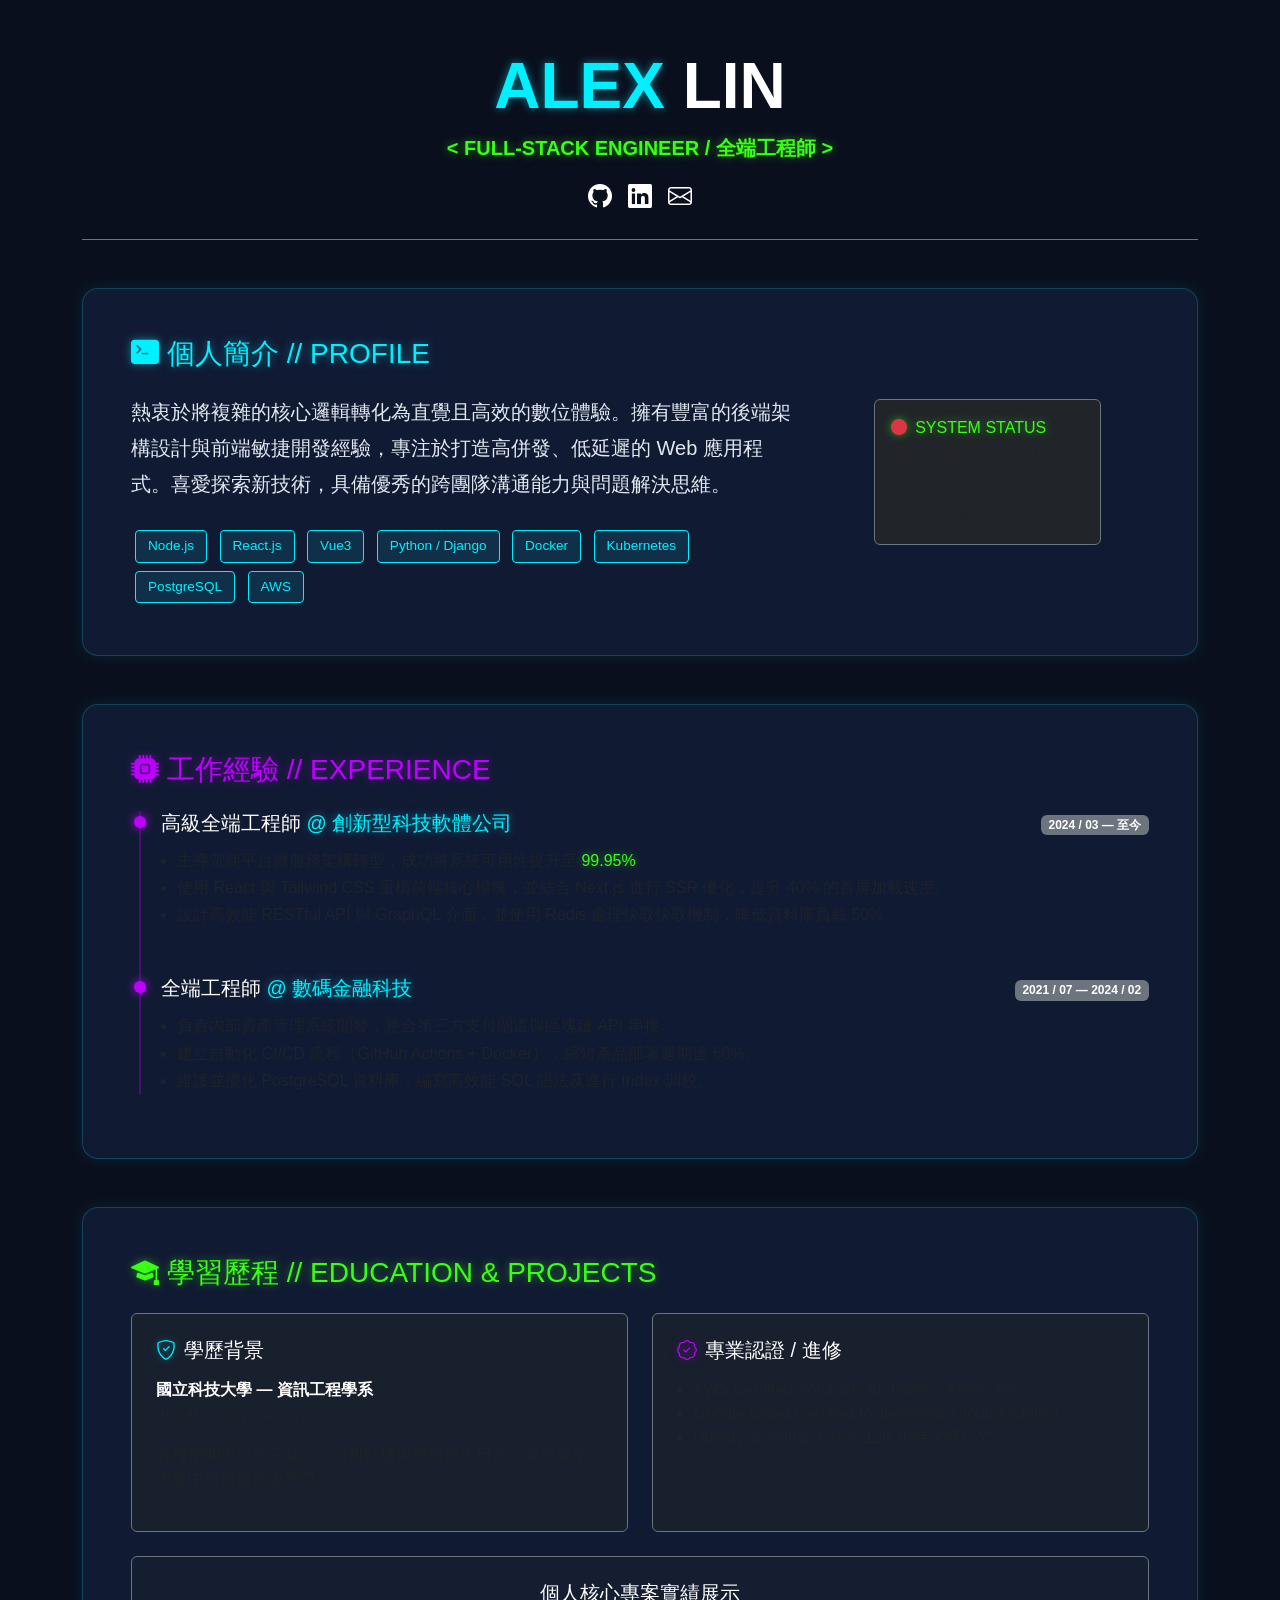
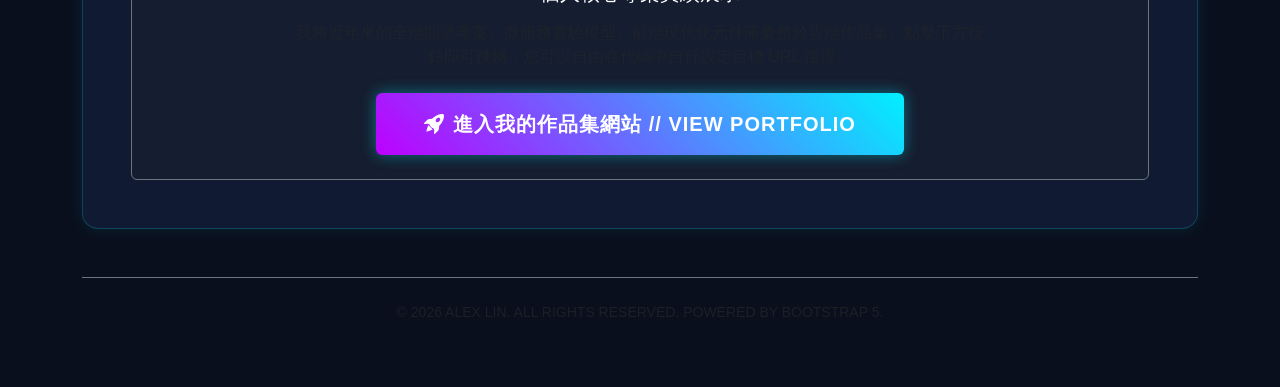
<file: index.html>
<!DOCTYPE html>
<html lang="zh-TW">
<head>
    <meta charset="UTF-8">
    <meta name="viewport" content="width=device-width, initial-scale=1.0">
    <title>全端工程師 | 個人履歷 Portfolio</title>
    <!-- 引入 Bootstrap 5 CSS -->
    <link href="https://cdn.jsdelivr.net/npm/bootstrap@5.3.2/dist/css/bootstrap.min.css" rel="stylesheet">
    <!-- 引入 Bootstrap Icons -->
    <link href="https://cdn.jsdelivr.net/npm/bootstrap-icons@1.11.1/font/bootstrap-icons.css" rel="stylesheet">
    <style>
        /* 前衛科技感核心配色與樣式 */
        :root {
            --dark-bg: #0a0f1d;
            --card-bg: #111a33;
            --neon-blue: #00f0ff;
            --neon-purple: #bd00ff;
            --neon-green: #39ff14;
            --text-muted: #8fa0dd;
        }

        body {
            background-color: var(--dark-bg);
            color: #ffffff;
            font-family: 'Segoe UI', Roboto, Helvetica, Arial, sans-serif;
            overflow-x: hidden;
        }

        /* 科技感螢光線條與陰影效果 */
        .neon-border {
            border: 1px solid rgba(0, 240, 255, 0.2);
            box-shadow: 0 0 15px rgba(0, 240, 255, 0.1);
            transition: all 0.3s ease;
        }

        .neon-border:hover {
            border-color: var(--neon-blue);
            box-shadow: 0 0 25px rgba(0, 240, 255, 0.3);
            transform: translateY(-5px);
        }

        .text-neon-blue { color: var(--neon-blue); text-shadow: 0 0 8px rgba(0, 240, 255, 0.5); }
        .text-neon-purple { color: var(--neon-purple); text-shadow: 0 0 8px rgba(189, 0, 255, 0.5); }
        .text-neon-green { color: var(--neon-green); text-shadow: 0 0 8px rgba(57, 255, 20, 0.5); }

        /* 按鈕自訂樣式 */
        .btn-cyber {
            background: linear-gradient(45deg, var(--neon-purple), var(--neon-blue));
            color: #fff;
            border: none;
            font-weight: 600;
            letter-spacing: 1px;
            padding: 10px 24px;
            position: relative;
            transition: all 0.3s ease;
            box-shadow: 0 0 15px rgba(0, 240, 255, 0.4);
        }

        .btn-cyber:hover {
            color: #fff;
            background: linear-gradient(45deg, var(--neon-blue), var(--neon-purple));
            box-shadow: 0 0 25px rgba(189, 0, 255, 0.8);
            transform: scale(1.05);
        }

        /* 技能標籤 */
        .tech-badge {
            background-color: rgba(0, 240, 255, 0.1);
            border: 1px solid var(--neon-blue);
            color: var(--neon-blue);
            padding: 5px 12px;
            border-radius: 4px;
            font-size: 0.85rem;
            margin: 4px;
            display: inline-block;
        }

        /* 時間軸線條 */
        .timeline-container {
            border-left: 2px solid rgba(189, 0, 255, 0.3);
            padding-left: 20px;
            position: relative;
        }

        .timeline-item::before {
            content: '';
            position: absolute;
            left: -27px;
            top: 5px;
            width: 12px;
            height: 12px;
            border-radius: 50%;
            background-color: var(--neon-purple);
            box-shadow: 0 0 10px var(--neon-purple);
        }
    </style>
</head>
<body>

    <div class="container py-5">
        <!-- HEADER / 頂部數位宣告 -->
        <header class="text-center mb-5 pb-4 border-bottom border-secondary">
            <h1 class="display-3 fw-bold tracking-in-expand">
                <span class="text-neon-blue">ALEX</span> LIN
            </h1>
            <p class="lead text-uppercase tracking-widest text-neon-green fw-semibold">
                &lt; Full-Stack Engineer / 全端工程師 &gt;
            </p>
            <div class="d-flex justify-content-center gap-3 fs-4 mt-3">
                <a href="#" class="text-white hover-neon"><i class="bi bi-github"></i></a>
                <a href="#" class="text-white hover-neon"><i class="bi bi-linkedin"></i></a>
                <a href="mailto:your_email@example.com" class="text-white hover-neon"><i class="bi bi-envelope"></i></a>
            </div>
        </header>

        <!-- SECTION 1: 個人簡介 -->
        <section class="mb-5">
            <div class="p-4 p-md-5 rounded-4 neon-border" style="background-color: var(--card-bg);">
                <div class="row align-items-center">
                    <div class="col-lg-8">
                        <h2 class="h3 mb-4 text-neon-blue"><i class="bi bi-terminal-fill me-2"></i>個人簡介 // PROFILE</h2>
                        <p class="lead" style="color: #e2e8f0; line-height: 1.8;">
                            熱衷於將複雜的核心邏輯轉化為直覺且高效的數位體驗。擁有豐富的後端架構設計與前端敏捷開發經驗，專注於打造高併發、低延遲的 Web 應用程式。喜愛探索新技術，具備優秀的跨團隊溝通能力與問題解決思維。
                        </p>
                        <div class="mt-4">
                            <span class="tech-badge">Node.js</span>
                            <span class="tech-badge">React.js</span>
                            <span class="tech-badge">Vue3</span>
                            <span class="tech-badge">Python / Django</span>
                            <span class="tech-badge">Docker</span>
                            <span class="tech-badge">Kubernetes</span>
                            <span class="tech-badge">PostgreSQL</span>
                            <span class="tech-badge">AWS</span>
                        </div>
                    </div>
                    <div class="col-lg-4 text-center mt-4 mt-lg-0">
                        <div class="p-3 border border-secondary rounded d-inline-block bg-dark">
                            <div class="fs-6 text-start text-neon-green mb-1"><i class="bi bi-circle-fill text-danger me-1"></i> SYSTEM STATUS</div>
                            <div class="text-start font-monospace text-muted small">
                                OS: Ubuntu 22.04 LTS<br>
                                STATUS: OPEN FOR OFFERS<br>
                                LOC: TAIPEI, TW<br>
                                PING: 12ms (STABLE)
                            </div>
                        </div>
                    </div>
                </div>
            </div>
        </section>

        <!-- SECTION 2: 工作經驗 -->
        <section class="mb-5">
            <div class="p-4 p-md-5 rounded-4 neon-border" style="background-color: var(--card-bg);">
                <h2 class="h3 mb-4 text-neon-purple"><i class="bi bi-cpu-fill me-2"></i>工作經驗 // EXPERIENCE</h2>
                
                <div class="timeline-container ms-2">
                    <!-- 職缺 1 -->
                    <div class="timeline-item position-relative mb-5">
                        <div class="d-flex flex-wrap justify-content-between align-items-center mb-2">
                            <h4 class="h5 text-white mb-1">高級全端工程師 <span class="text-neon-blue">@ 創新型科技軟體公司</span></h4>
                            <span class="badge bg-secondary">2024 / 03 — 至今</span>
                        </div>
                        <ul class="text-muted ps-3" style="line-height: 1.7;">
                            <li>主導電商平台微服務架構轉型，成功將系統可用性提升至 <span class="text-neon-green">99.95%</span>。</li>
                            <li>使用 React 與 Tailwind CSS 重構前端核心模塊，並結合 Next.js 進行 SSR 優化，提升 40% 的首屏加載速度。</li>
                            <li>設計高效能 RESTful API 與 GraphQL 介面，並使用 Redis 處理快取快取機制，降低資料庫負載 50%。</li>
                        </ul>
                    </div>

                    <!-- 職缺 2 -->
                    <div class="timeline-item position-relative mb-3">
                        <div class="d-flex flex-wrap justify-content-between align-items-center mb-2">
                            <h4 class="h5 text-white mb-1">全端工程師 <span class="text-neon-blue">@ 數碼金融科技</span></h4>
                            <span class="badge bg-secondary">2021 / 07 — 2024 / 02</span>
                        </div>
                        <ul class="text-muted ps-3" style="line-height: 1.7;">
                            <li>負責內部資產管理系統開發，整合第三方支付閘道與區塊鏈 API 串接。</li>
                            <li>建立自動化 CI/CD 流程（GitHub Actions + Docker），縮短產品部署週期達 60%。</li>
                            <li>維護並優化 PostgreSQL 資料庫，編寫高效能 SQL 語法及進行 Index 調校。</li>
                        </ul>
                    </div>
                </div>
            </div>
        </section>

        <!-- SECTION 3: 學習歷程與作品連結 -->
        <section class="mb-5">
            <div class="p-4 p-md-5 rounded-4 neon-border" style="background-color: var(--card-bg);">
                <h2 class="h3 mb-4 text-neon-green"><i class="bi bi-mortarboard-fill me-2"></i>學習歷程 // EDUCATION & PROJECTS</h2>
                
                <div class="row g-4">
                    <!-- 教育背景 -->
                    <div class="col-md-6">
                        <div class="p-4 rounded bg-dark bg-opacity-50 h-100 border border-secondary">
                            <h5 class="text-white mb-3"><i class="bi bi-shield-check text-neon-blue me-2"></i>學歷背景</h5>
                            <p class="mb-1 fw-bold text-white">國立科技大學 — 資訊工程學系</p>
                            <p class="text-muted small mb-3">學士學位 | 2017 — 2021</p>
                            <p class="text-muted">在校期間專注於演算法、資料結構與網頁技術研究，並於畢業專題中獲得最佳優等獎。</p>
                        </div>
                    </div>

                    <!-- 自我提升與認證 -->
                    <div class="col-md-6">
                        <div class="p-4 rounded bg-dark bg-opacity-50 h-100 border border-secondary">
                            <h5 class="text-white mb-3"><i class="bi bi-patch-check text-neon-purple me-2"></i>專業認證 / 進修</h5>
                            <ul class="text-muted ps-3 mb-0">
                                <li>AWS Certified Solutions Architect – Associate</li>
                                <li>Google Cloud Certified Professional Cloud Architect</li>
                                <li>Udemy 全端開發大師班 120 小時深度結業</li>
                            </ul>
                        </div>
                    </div>

                    <!-- 作品展示區（含按鈕跳轉） -->
                    <div class="col-12 mt-4">
                        <div class="p-4 rounded bg-dark bg-opacity-25 border border-secondary text-center">
                            <h5 class="text-white mb-3">個人核心專案實績展示</h5>
                            <p class="text-muted mx-auto" style="max-width: 700px;">
                                我將近年來的全端開源專案、微服務實驗模型、前端現代化元件庫彙整於雲端作品集。點擊下方按鈕即可跳轉，您可以自由在代碼中自行設定目標 URL 路徑。
                            </p>
                            <div class="mt-4">
                                <a href="https://github.com/yourusername" target="_blank" class="btn btn-cyber py-3 px-5 fs-5">
                                    <i class="bi bi-rocket-takeoff-fill me-2"></i>進入我的作品集網站 // VIEW PORTFOLIO
                                </a>
                            </div>
                        </div>
                    </div>

                </div>
            </div>
        </section>

        <footer class="text-center text-muted small mt-5 pt-4 border-top border-secondary">
            <p>© 2026 ALEX LIN. ALL RIGHTS RESERVED. POWERED BY BOOTSTRAP 5.</p>
        </footer>
    </div>

    <!-- 引入 Bootstrap 5 JS Bundle -->
    <script src="https://cdn.jsdelivr.net/npm/bootstrap@5.3.2/dist/js/bootstrap.bundle.min.js"></script>
</body>
</html>
</file>
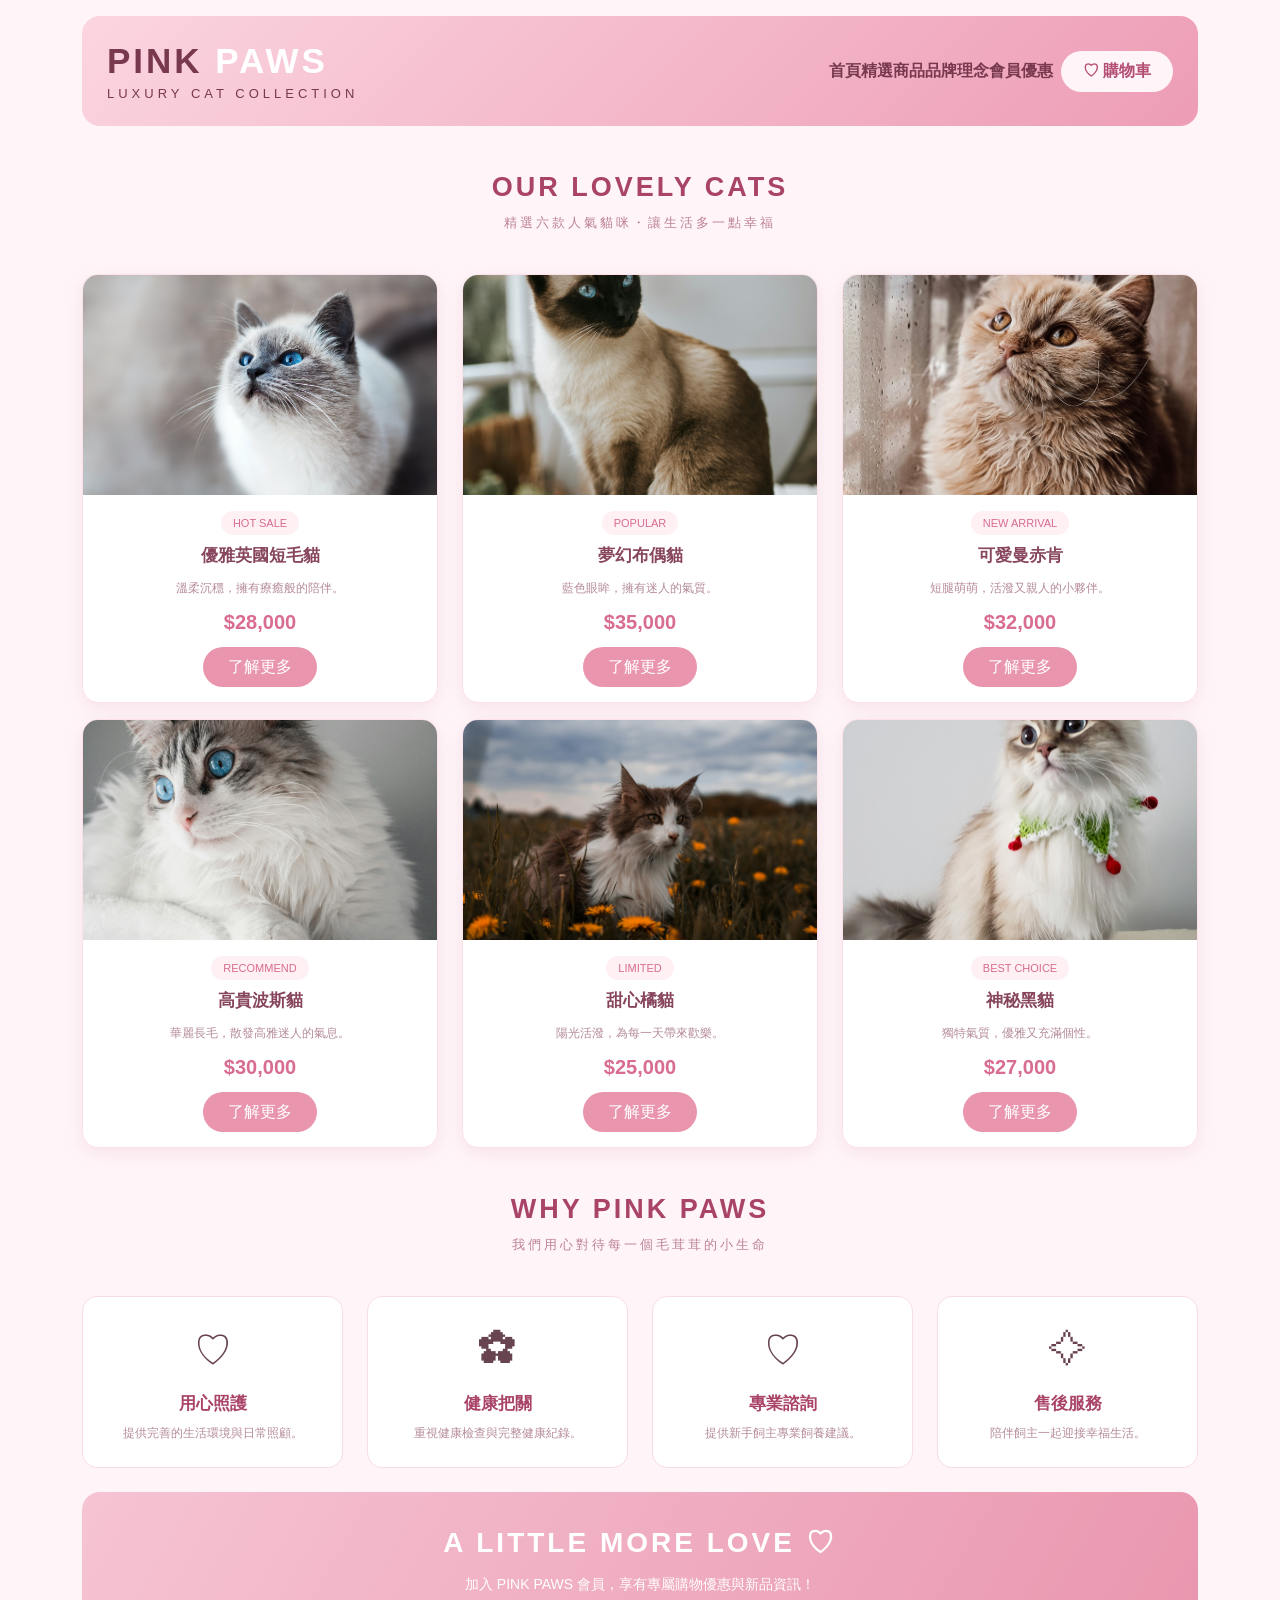
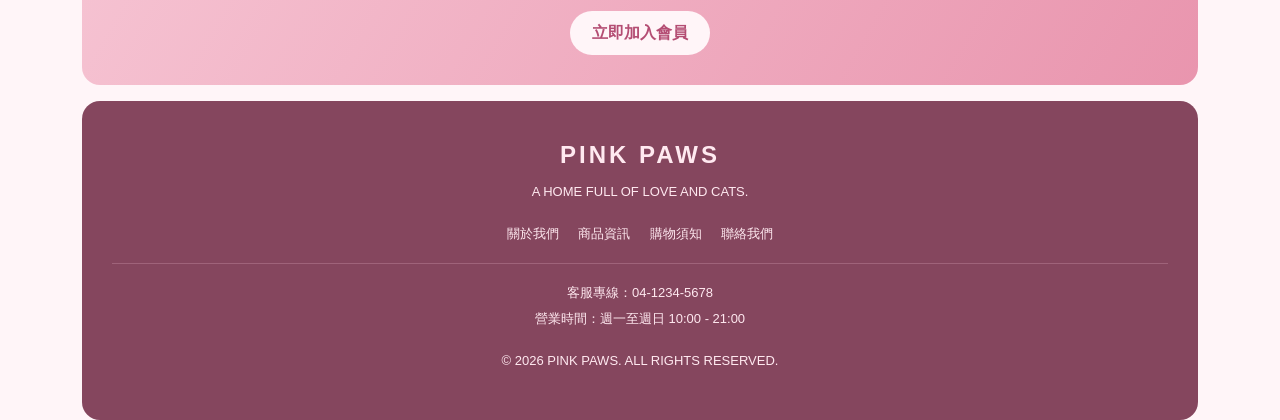
<file: 1030ch6_ai.html>
<!DOCTYPE html>
<html lang="zh-TW">

<head>
    <meta charset="UTF-8">
    <meta name="viewport" content="width=device-width, initial-scale=1.0">
    <title>PINK PAWS | 貓咪精品館</title>
    <link rel="stylesheet" href="css/bootstrap.min.css">

    <style>
        /* 全站基本設定 */
        body {
            background-color: #fff5f8;
            font-family: "Microsoft JhengHei", sans-serif;
            color: #684451;
        }

        :root {
            --pink01: #fff0f4;
            --pink02: #fbd5e0;
            --pink03: #ed9db5;
            --pink04: #d96c91;
            --pink05: #a94368;
            --gold: #c6a16b;
        }

        /* 主要區塊 */
        .box01 {
            height: 160px;
            font-size: 58px;
            font-weight: 900;
            text-align: center;
            line-height: 160px;
        }

        /* Header */
        .header {
            background: linear-gradient(135deg, #fbd5e0, #ed9db5);
            border-radius: 18px;
            padding: 25px;
            color: #78394f;
            height: auto;
            line-height: normal;
        }

        .logo {
            font-size: 35px;
            font-weight: 900;
            letter-spacing: 3px;
        }

        .logo span {
            color: white;
        }

        .slogan {
            font-size: 13px;
            letter-spacing: 4px;
            margin-top: 5px;
        }

        .nav-link {
            color: #78394f !important;
            font-weight: bold;
            transition: 0.3s;
        }

        .nav-link:hover {
            color: white !important;
        }

        .cart-btn {
            background-color: #fff5f8;
            color: #b44d73;
            border: none;
            border-radius: 30px;
            padding: 10px 22px;
            font-weight: bold;
        }

        /* 標題 */
        .section-title {
            text-align: center;
            margin: 45px 0 10px;
            color: #a94368;
            font-size: 27px;
            font-weight: 900;
            letter-spacing: 3px;
        }

        .section-subtitle {
            text-align: center;
            color: #bd8296;
            font-size: 13px;
            letter-spacing: 3px;
            margin-bottom: 25px;
        }

        /* 商品卡片 */
        .product-card {
            background-color: white;
            border-radius: 16px;
            overflow: hidden;
            box-shadow: 0 5px 18px rgba(169, 67, 104, 0.10);
            transition: 0.3s;
            height: 100%;
            border: 1px solid #fce1e9;
        }

        .product-card:hover {
            transform: translateY(-7px);
            box-shadow: 0 10px 25px rgba(169, 67, 104, 0.18);
        }

        .product-img {
            width: 100%;
            height: 220px;
            object-fit: cover;
        }

        .product-info {
            padding: 15px;
            text-align: center;
        }

        .product-name {
            font-size: 17px;
            font-weight: bold;
            color: #87465d;
        }

        .product-desc {
            color: #b58b9a;
            font-size: 12px;
            margin: 10px 0;
        }

        .price {
            color: #d96c91;
            font-size: 20px;
            font-weight: 900;
        }

        .buy-btn {
            background-color: #e995ae;
            color: white;
            border: none;
            border-radius: 25px;
            padding: 8px 25px;
            margin-top: 10px;
            transition: 0.3s;
        }

        .buy-btn:hover {
            background-color: #b44d73;
            color: white;
        }

        .tag {
            background-color: #fff0f4;
            color: #d96c91;
            border-radius: 20px;
            padding: 4px 12px;
            font-size: 11px;
            display: inline-block;
            margin-bottom: 8px;
        }

        /* 品牌特色 */
        .feature-card {
            background-color: #fff;
            border: 1px solid #f8dce5;
            border-radius: 15px;
            text-align: center;
            padding: 25px 10px;
            height: 100%;
            transition: 0.3s;
        }

        .feature-card:hover {
            background-color: #fff0f4;
        }

        .feature-icon {
            font-size: 38px;
            margin-bottom: 12px;
        }

        .feature-title {
            color: #a94368;
            font-size: 17px;
            font-weight: bold;
        }

        .feature-text {
            font-size: 12px;
            color: #b58b9a;
            margin-top: 8px;
        }

        /* 優惠區 */
        .sale-box {
            background: linear-gradient(120deg, #f6c4d3, #e995ae);
            color: white;
            border-radius: 18px;
            padding: 30px;
            text-align: center;
        }

        .sale-title {
            font-size: 28px;
            font-weight: 900;
            letter-spacing: 3px;
        }

        .sale-text {
            font-size: 14px;
            margin-top: 10px;
        }

        /* Footer */
        .footer {
            background-color: #85465e;
            color: #ffe9f0;
            padding: 30px;
            border-radius: 18px;
            text-align: center;
            font-size: 13px;
            line-height: 2;
        }

        .footer-title {
            font-size: 24px;
            font-weight: 900;
            letter-spacing: 3px;
        }

        .footer a {
            color: #ffe9f0;
            text-decoration: none;
            margin: 0 8px;
        }

        .footer a:hover {
            color: white;
        }

        /* 手機版調整 */
        @media (max-width: 576px) {
            .logo {
                font-size: 27px;
            }

            .product-img {
                height: 170px;
            }

            .section-title {
                font-size: 23px;
            }

            .header {
                padding: 18px;
            }
        }
    </style>
</head>

<body>

    <div class="container">

        <!-- Header 品牌導覽列 -->
        <div class="row">
            <div class="col-12 mt-3">
                <div class="header d-flex flex-wrap align-items-center justify-content-between">

                    <div>
                        <div class="logo">PINK <span>PAWS</span></div>
                        <div class="slogan">LUXURY CAT COLLECTION</div>
                    </div>

                    <nav class="navbar navbar-expand-lg p-0">
                        <div class="d-flex flex-wrap align-items-center justify-content-center">
                            <a class="nav-link" href="#">首頁</a>
                            <a class="nav-link" href="#products">精選商品</a>
                            <a class="nav-link" href="#about">品牌理念</a>
                            <a class="nav-link" href="#sale">會員優惠</a>
                            <button class="cart-btn ms-2">♡ 購物車</button>
                        </div>
                    </nav>

                </div>
            </div>
        </div>

        <!-- 商品區域 -->
        <div class="row" id="products">

            <div class="col-12">
                <h2 class="section-title">OUR LOVELY CATS</h2>
                <p class="section-subtitle">
                    精選六款人氣貓咪・讓生活多一點幸福
                </p>
            </div>

            <div class="col-sm-6 col-lg-4 col-xxl-2 mt-3">
                <div class="product-card">
                    <img src="img/cat01.jpg" class="product-img" alt="貓咪01">
                    <div class="product-info">
                        <span class="tag">HOT SALE</span>
                        <div class="product-name">優雅英國短毛貓</div>
                        <div class="product-desc">溫柔沉穩，擁有療癒般的陪伴。</div>
                        <div class="price">$28,000</div>
                        <button class="buy-btn">了解更多</button>
                    </div>
                </div>
            </div>

            <div class="col-sm-6 col-lg-4 col-xxl-2 mt-3">
                <div class="product-card">
                    <img src="img/cat02.jpg" class="product-img" alt="貓咪02">
                    <div class="product-info">
                        <span class="tag">POPULAR</span>
                        <div class="product-name">夢幻布偶貓</div>
                        <div class="product-desc">藍色眼眸，擁有迷人的氣質。</div>
                        <div class="price">$35,000</div>
                        <button class="buy-btn">了解更多</button>
                    </div>
                </div>
            </div>

            <div class="col-sm-6 col-lg-4 col-xxl-2 mt-3">
                <div class="product-card">
                    <img src="img/cat03.jpg" class="product-img" alt="貓咪03">
                    <div class="product-info">
                        <span class="tag">NEW ARRIVAL</span>
                        <div class="product-name">可愛曼赤肯</div>
                        <div class="product-desc">短腿萌萌，活潑又親人的小夥伴。</div>
                        <div class="price">$32,000</div>
                        <button class="buy-btn">了解更多</button>
                    </div>
                </div>
            </div>

            <div class="col-sm-6 col-lg-4 col-xxl-2 mt-3">
                <div class="product-card">
                    <img src="img/cat04.jpg" class="product-img" alt="貓咪04">
                    <div class="product-info">
                        <span class="tag">RECOMMEND</span>
                        <div class="product-name">高貴波斯貓</div>
                        <div class="product-desc">華麗長毛，散發高雅迷人的氣息。</div>
                        <div class="price">$30,000</div>
                        <button class="buy-btn">了解更多</button>
                    </div>
                </div>
            </div>

            <div class="col-sm-6 col-lg-4 col-xxl-2 mt-3">
                <div class="product-card">
                    <img src="img/cat05.jpg" class="product-img" alt="貓咪05">
                    <div class="product-info">
                        <span class="tag">LIMITED</span>
                        <div class="product-name">甜心橘貓</div>
                        <div class="product-desc">陽光活潑，為每一天帶來歡樂。</div>
                        <div class="price">$25,000</div>
                        <button class="buy-btn">了解更多</button>
                    </div>
                </div>
            </div>

            <div class="col-sm-6 col-lg-4 col-xxl-2 mt-3">
                <div class="product-card">
                    <img src="img/cat06.jpg" class="product-img" alt="貓咪06">
                    <div class="product-info">
                        <span class="tag">BEST CHOICE</span>
                        <div class="product-name">神秘黑貓</div>
                        <div class="product-desc">獨特氣質，優雅又充滿個性。</div>
                        <div class="price">$27,000</div>
                        <button class="buy-btn">了解更多</button>
                    </div>
                </div>
            </div>

        </div>

        <!-- 品牌特色區 -->
        <div class="row" id="about">

            <div class="col-12">
                <h2 class="section-title">WHY PINK PAWS</h2>
                <p class="section-subtitle">
                    我們用心對待每一個毛茸茸的小生命
                </p>
            </div>

            <div class="col-sm-6 col-lg-3 mt-3">
                <div class="feature-card">
                    <div class="feature-icon">♡</div>
                    <div class="feature-title">用心照護</div>
                    <div class="feature-text">
                        提供完善的生活環境與日常照顧。
                    </div>
                </div>
            </div>

            <div class="col-sm-6 col-lg-3 mt-3">
                <div class="feature-card">
                    <div class="feature-icon">✿</div>
                    <div class="feature-title">健康把關</div>
                    <div class="feature-text">
                        重視健康檢查與完整健康紀錄。
                    </div>
                </div>
            </div>

            <div class="col-sm-6 col-lg-3 mt-3">
                <div class="feature-card">
                    <div class="feature-icon">♡</div>
                    <div class="feature-title">專業諮詢</div>
                    <div class="feature-text">
                        提供新手飼主專業飼養建議。
                    </div>
                </div>
            </div>

            <div class="col-sm-6 col-lg-3 mt-3">
                <div class="feature-card">
                    <div class="feature-icon">✧</div>
                    <div class="feature-title">售後服務</div>
                    <div class="feature-text">
                        陪伴飼主一起迎接幸福生活。
                    </div>
                </div>
            </div>

        </div>

        <!-- 會員優惠區 -->
        <div class="row" id="sale">

            <div class="col-12 mt-4">
                <div class="sale-box">
                    <div class="sale-title">
                        A LITTLE MORE LOVE ♡
                    </div>
                    <div class="sale-text">
                        加入 PINK PAWS 會員，享有專屬購物優惠與新品資訊！
                    </div>
                    <button class="cart-btn mt-3">
                        立即加入會員
                    </button>
                </div>
            </div>

        </div>

        <!-- Footer -->
        <div class="row">
            <div class="col-12 mt-3">
                <div class="footer">

                    <div class="footer-title">PINK PAWS</div>

                    <p>
                        A HOME FULL OF LOVE AND CATS.
                    </p>

                    <div>
                        <a href="#">關於我們</a>
                        <a href="#">商品資訊</a>
                        <a href="#">購物須知</a>
                        <a href="#">聯絡我們</a>
                    </div>

                    <hr style="border-color: #e9b8c9;">

                    <p>
                        客服專線：04-1234-5678<br>
                        營業時間：週一至週日 10:00 - 21:00
                    </p>

                    <p>
                        © 2026 PINK PAWS. ALL RIGHTS RESERVED.
                    </p>

                </div>
            </div>
        </div>

    </div>

    <script src="js/bootstrap.bundle.min.js"></script>

</body>
</html>
</file>
